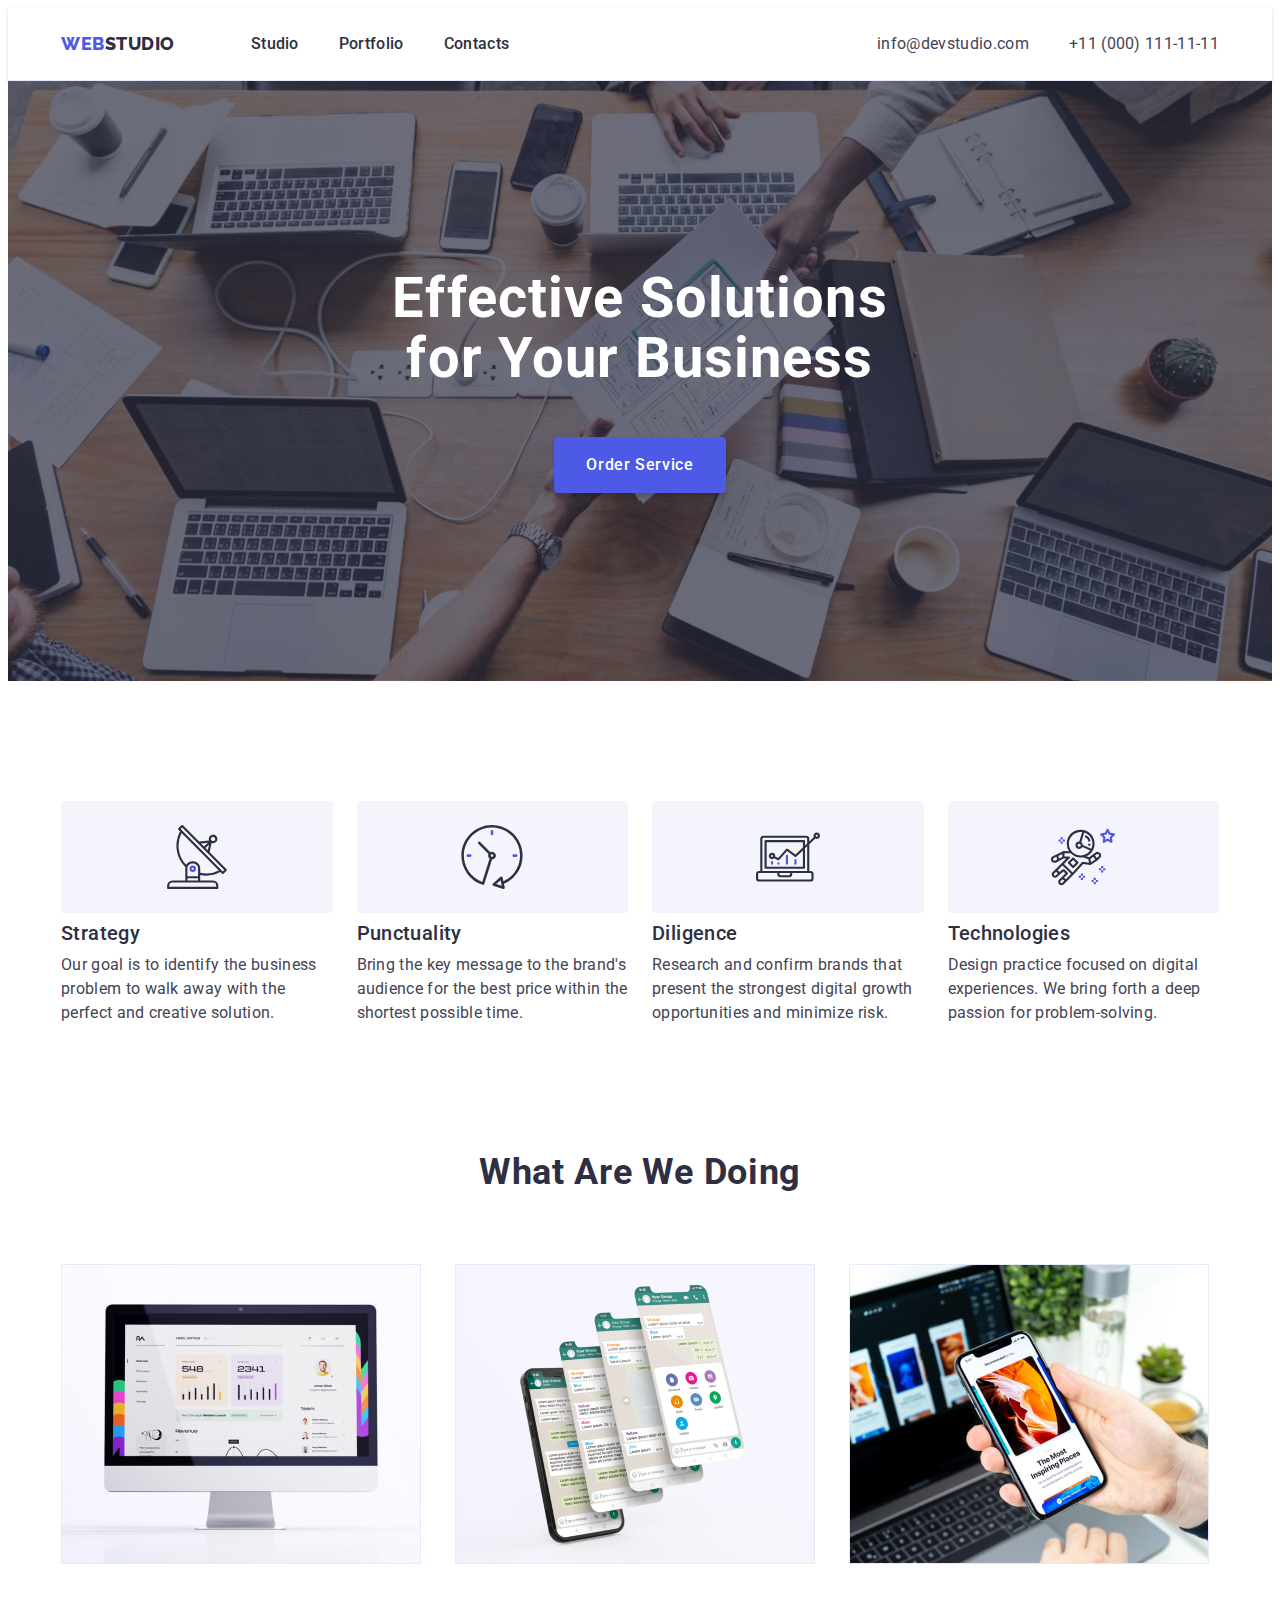
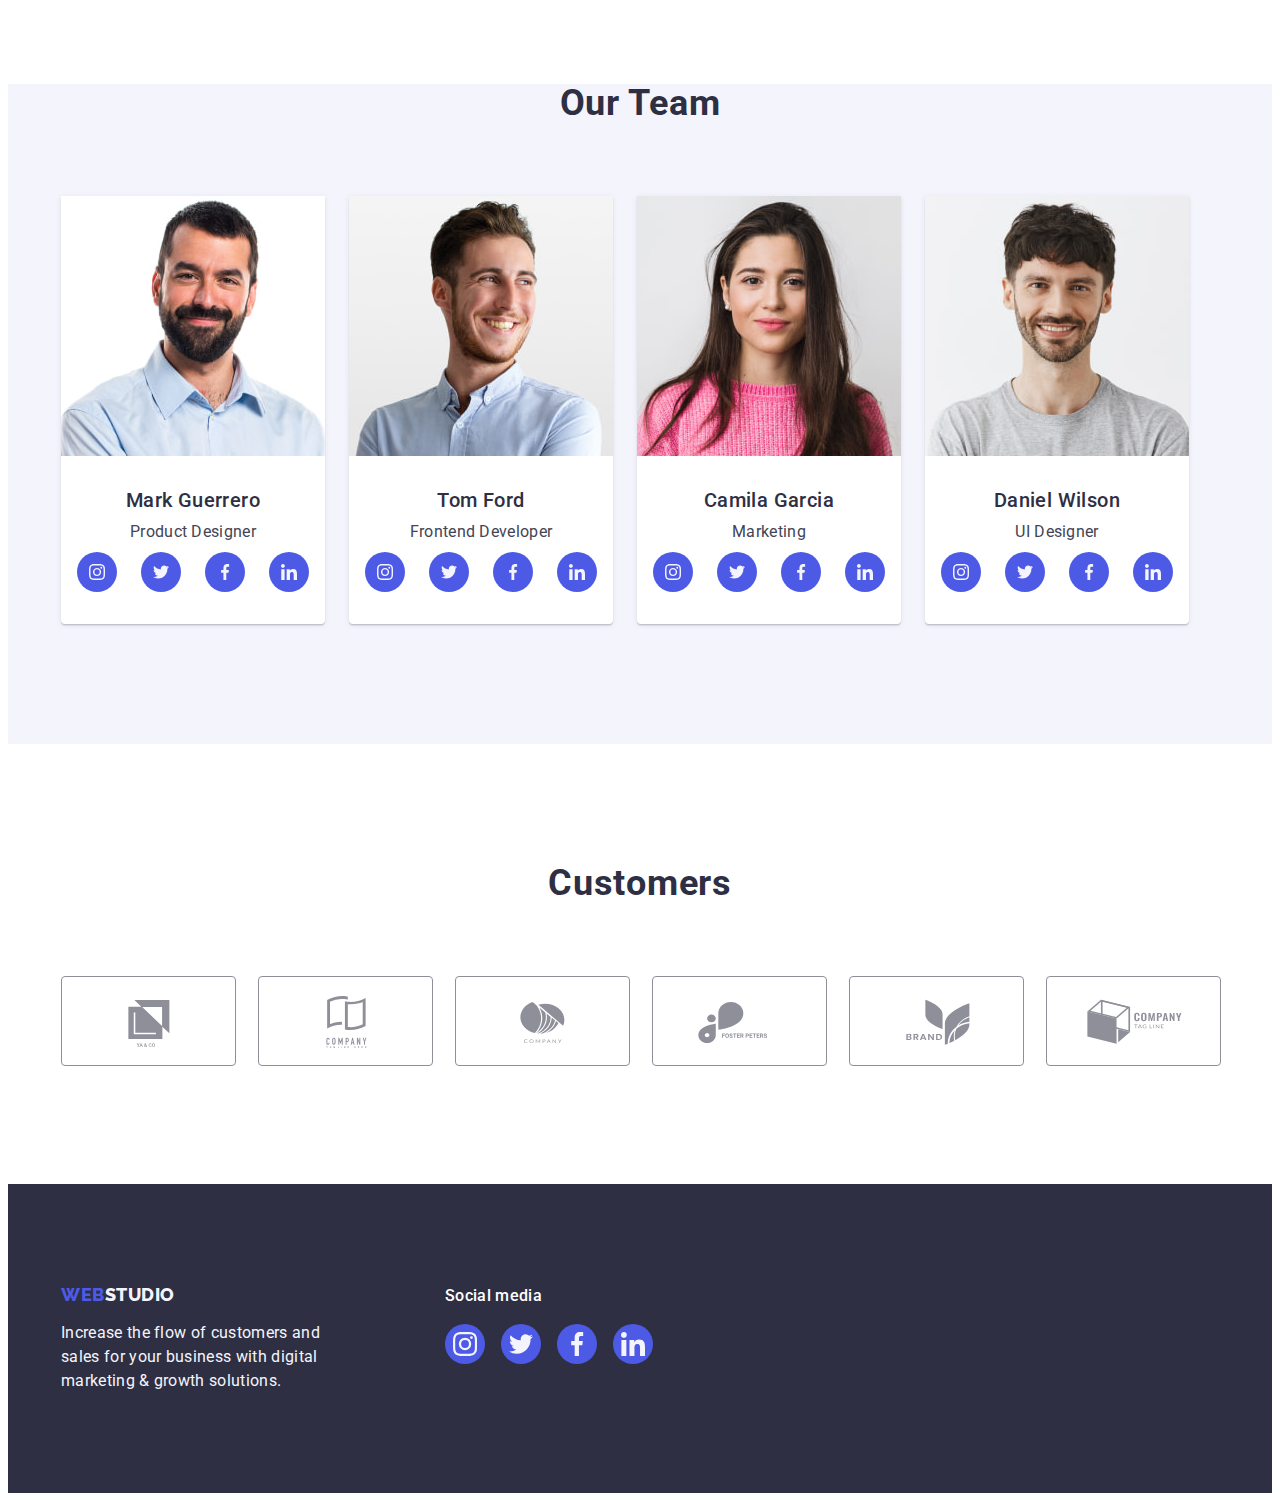
<file: index.html>
<!DOCTYPE html>
<html lang="en">
  <head>
    <meta charset="UTF-8" />
    <meta http-equiv="X-UA-Compatible" content="IE=edge" />
    <meta name="viewport" content="width=device-width, initial-scale=1.0" />
    <title>WEB Studio</title>

    <!-- Fonts Syles-->
    <link rel="preconnect" href="https://fonts.googleapis.com" />
    <link rel="preconnect" href="https://fonts.gstatic.com" crossorigin />
    <link
      href="https://fonts.googleapis.com/css2?family=Raleway:wght@800&family=Roboto:wght@400;500;700;900&display=swap"
      rel="stylesheet"
    />

    <!-- Normalize -->
    <link
      rel="stylesheet"
      href="https://cdnjs.cloudflare.com/ajax/libs/modern-normalize/1.1.0/modern-normalize.min.css"
      integrity="sha512-wpPYUAdjBVSE4KJnH1VR1HeZfpl1ub8YT/NKx4PuQ5NmX2tKuGu6U/JRp5y+Y8XG2tV+wKQpNHVUX03MfMFn9Q=="
      crossorigin="anonymous"
      referrerpolicy="no-referrer"
    />

    <!-- Custom Styles -->
    <link rel="stylesheet" href="./css/styles.css" />
  </head>
  <body>
    <!-- Header section -->
    <header class="header">
      <div class="header-container container">
        <nav class="header-nav">
          <a class="link-logo-header link-logo link" href="./index.html"
            >Web<span class="logo-studio">Studio</span></a
          >
          <ul class="header-nav-list list">
            <li><a class="link nav-link" href="./index.html">Studio</a></li>
            <li>
              <a class="link nav-link" href="./portfolio.html">Portfolio</a>
            </li>
            <li><a class="link nav-link" href="">Contacts</a></li>
          </ul>
        </nav>
        <address class="link-addr">
          <ul class="header-nav-list list">
            <li>
              <a class="link-addr link" href="mailto:info@devstudio.com"
                >info@devstudio.com</a
              >
            </li>
            <li>
              <a class="link-addr link" href="tel:+110001111111"
                >+11 (000) 111-11-11</a
              >
            </li>
          </ul>
        </address>
      </div>
    </header>
    <main>
      <!-- Hero secttion -->
      <section class="hero-background hero-container">
        <div class="container">
          <h1 class="slogan">Effective Solutions for Your Business</h1>
          <button class="button-order" type="button">Order Service</button>
        </div>
      </section>
      <!-- Features -->
      <section class="features-container">
        <div class="container">
          <h2 class="section-title visually-hidden">Features</h2>
          <ul class="feaures-list-container list">
            <li class="feaures-list-block">
              <div class="feature-icon-container">
                <svg class="feature-icon" width="64" height="64">
                  <use href="./images/icons.svg#icon-antenna"></use>
                </svg>
              </div>
              <h3 class="section-subtitle">Strategy</h3>
              <p class="descr">
                Our goal is to identify the business problem to walk away with
                the perfect and creative solution.
              </p>
            </li>
            <li class="feaures-list-block">
              <div class="feature-icon-container">
                <svg class="feature-icon" width="64" height="64">
                  <use href="./images/icons.svg#icon-clock"></use>
                </svg>
              </div>
              <h3 class="section-subtitle">Punctuality</h3>
              <p class="descr">
                Bring the key message to the brand's audience for the best price
                within the shortest possible time.
              </p>
            </li>
            <li class="feaures-list-block">
              <div class="feature-icon-container">
                <svg class="feature-icon" width="64" height="64">
                  <use href="./images/icons.svg#icon-diagram"></use>
                </svg>
              </div>
              <h3 class="section-subtitle">Diligence</h3>
              <p class="descr">
                Research and confirm brands that present the strongest digital
                growth opportunities and minimize risk.
              </p>
            </li>
            <li class="feaures-list-block">
              <div class="feature-icon-container">
                <svg class="feature-icon" width="64" height="64">
                  <use href="./images/icons.svg#icon-astronaut"></use>
                </svg>
              </div>
              <h3 class="section-subtitle">Technologies</h3>
              <p class="descr">
                Design practice focused on digital experiences. We bring forth a
                deep passion for problem-solving.
              </p>
            </li>
          </ul>
        </div>
      </section>
      <!-- What are we doing -->
      <section class="wawd-container">
        <div class="container">
          <h2 class="section-title">What are we doing</h2>
          <ul class="list wawd-list-container">
            <li class="wawd-list-block">
              <img src="./images/img-1.jpg" alt="Desktop app" width="360" />
            </li>
            <li class="wawd-list-block">
              <img src="./images/img-2.jpg" alt="Mobile app" width="360" />
            </li>
            <li class="wawd-list-block">
              <img src="./images/img-3.jpg" alt="Multiplatform" width="360" />
            </li>
          </ul>
        </div>
      </section>
      <!-- Our team -->
      <section class="section-team team-container">
        <div class="container">
          <h2 class="section-title">Our Team</h2>
          <ul class="list team-list-container">
            <li class="card-member team-list-block">
              <img
                src="./images/product-designer.jpg"
                alt="Product designer foto"
                width="264"
              />
              <div class="card-content">
                <h3 class="section-subtitle">Mark Guerrero</h3>
                <p class="descr">Product Designer</p>
                <ul class="socials list">
                  <li class="socials-item">
                    <a
                      class="socials-link link"
                      href=""
                      target="_blank"
                      rel="noopener noreferrer"
                      aria-label="Instagram icon"
                    >
                      <svg class="socials-icon" width="16" height="16">
                        <use href="./images/icons.svg#icon-instagram"></use>
                      </svg>
                    </a>
                  </li>
                  <li class="socials-item">
                    <a
                      class="socials-link link"
                      href=""
                      target="_blank"
                      rel="noopener noreferrer"
                      aria-label="Twitter icon"
                    >
                      <svg class="socials-icon" width="16" height="16">
                        <use href="./images/icons.svg#icon-twitter"></use>
                      </svg>
                    </a>
                  </li>
                  <li class="socials-item">
                    <a
                      class="socials-link link"
                      href=""
                      target="_blank"
                      rel="noopener noreferrer"
                      aria-label="Facebook icon"
                    >
                      <svg class="socials-icon" width="16" height="16">
                        <use href="./images/icons.svg#icon-facebook"></use>
                      </svg>
                    </a>
                  </li>
                  <li class="socials-item">
                    <a
                      class="socials-link link"
                      href=""
                      target="_blank"
                      rel="noopener noreferrer"
                      aria-label="Linkedin icon"
                    >
                      <svg class="socials-icon" width="16" height="16">
                        <use href="./images/icons.svg#icon-linkedin"></use>
                      </svg>
                    </a>
                  </li>
                </ul>
              </div>
            </li>
            <li class="card-member team-list-block">
              <img
                src="./images/frontend-developer.jpg"
                alt="Frontend Developer foto"
                width="264"
              />
              <div class="card-content">
                <h3 class="section-subtitle">Tom Ford</h3>
                <p class="descr">Frontend Developer</p>
                <ul class="socials list">
                  <li class="socials-item">
                    <a
                      class="socials-link link"
                      href=""
                      target="_blank"
                      rel="noopener noreferrer"
                      aria-label="Instagram icon"
                    >
                      <svg class="socials-icon" width="16" height="16">
                        <use href="./images/icons.svg#icon-instagram"></use>
                      </svg>
                    </a>
                  </li>
                  <li class="socials-item">
                    <a
                      class="socials-link link"
                      href=""
                      target="_blank"
                      rel="noopener noreferrer"
                      aria-label="Twitter icon"
                    >
                      <svg class="socials-icon" width="16" height="16">
                        <use href="./images/icons.svg#icon-twitter"></use>
                      </svg>
                    </a>
                  </li>
                  <li class="socials-item">
                    <a
                      class="socials-link link"
                      href=""
                      target="_blank"
                      rel="noopener noreferrer"
                      aria-label="Facebook icon"
                    >
                      <svg class="socials-icon" width="16" height="16">
                        <use href="./images/icons.svg#icon-facebook"></use>
                      </svg>
                    </a>
                  </li>
                  <li class="socials-item">
                    <a
                      class="socials-link link"
                      href=""
                      target="_blank"
                      rel="noopener noreferrer"
                      aria-label="Linkedin icon"
                    >
                      <svg class="socials-icon" width="16" height="16">
                        <use href="./images/icons.svg#icon-linkedin"></use>
                      </svg>
                    </a>
                  </li>
                </ul>
              </div>
            </li>
            <li class="card-member team-list-block">
              <img
                src="./images/marketing.jpg"
                alt="Marketing foto"
                width="264"
              />
              <div class="card-content">
                <h3 class="section-subtitle">Camila Garcia</h3>
                <p class="descr">Marketing</p>
                <ul class="socials list">
                  <li class="socials-item">
                    <a
                      class="socials-link link"
                      href=""
                      target="_blank"
                      rel="noopener noreferrer"
                      aria-label="Instagram icon"
                    >
                      <svg class="socials-icon" width="16" height="16">
                        <use href="./images/icons.svg#icon-instagram"></use>
                      </svg>
                    </a>
                  </li>
                  <li class="socials-item">
                    <a
                      class="socials-link link"
                      href=""
                      target="_blank"
                      rel="noopener noreferrer"
                      aria-label="Twitter icon"
                    >
                      <svg class="socials-icon" width="16" height="16">
                        <use href="./images/icons.svg#icon-twitter"></use>
                      </svg>
                    </a>
                  </li>
                  <li class="socials-item">
                    <a
                      class="socials-link link"
                      href=""
                      target="_blank"
                      rel="noopener noreferrer"
                      aria-label="Facebook icon"
                    >
                      <svg class="socials-icon" width="16" height="16">
                        <use href="./images/icons.svg#icon-facebook"></use>
                      </svg>
                    </a>
                  </li>
                  <li class="socials-item">
                    <a
                      class="socials-link link"
                      href=""
                      target="_blank"
                      rel="noopener noreferrer"
                      aria-label="Linkedin icon"
                    >
                      <svg class="socials-icon" width="16" height="16">
                        <use href="./images/icons.svg#icon-linkedin"></use>
                      </svg>
                    </a>
                  </li>
                </ul>
              </div>
            </li>
            <li class="card-member team-list-block">
              <img
                src="./images/ui-designer.jpg"
                alt="UI Designer foto"
                width="264"
              />
              <div class="card-content">
                <h3 class="section-subtitle">Daniel Wilson</h3>
                <p class="descr">UI Designer</p>
                <ul class="socials list">
                  <li class="socials-item">
                    <a
                      class="socials-link link"
                      href=""
                      target="_blank"
                      rel="noopener noreferrer"
                      aria-label="Instagram icon"
                    >
                      <svg class="socials-icon" width="16" height="16">
                        <use href="./images/icons.svg#icon-instagram"></use>
                      </svg>
                    </a>
                  </li>
                  <li class="socials-item">
                    <a
                      class="socials-link link"
                      href=""
                      target="_blank"
                      rel="noopener noreferrer"
                      aria-label="Twitter icon"
                    >
                      <svg class="socials-icon" width="16" height="16">
                        <use href="./images/icons.svg#icon-twitter"></use>
                      </svg>
                    </a>
                  </li>
                  <li class="socials-item">
                    <a
                      class="socials-link link"
                      href=""
                      target="_blank"
                      rel="noopener noreferrer"
                      aria-label="Facebook icon"
                    >
                      <svg class="socials-icon" width="16" height="16">
                        <use href="./images/icons.svg#icon-facebook"></use>
                      </svg>
                    </a>
                  </li>
                  <li class="socials-item">
                    <a
                      class="socials-link link"
                      href=""
                      target="_blank"
                      rel="noopener noreferrer"
                      aria-label="Linkedin icon"
                    >
                      <svg class="socials-icon" width="16" height="16">
                        <use href="./images/icons.svg#icon-linkedin"></use>
                      </svg>
                    </a>
                  </li>
                </ul>
              </div>
            </li>
          </ul>
        </div>
      </section>
      <!-- Customers section -->
      <section class="customers-container">
        <div class="container">
          <h2 class="section-title">Customers</h2>
          <ul class="customers-list-container list">
            <li class="customers-list-block">
              <a
                class="customers-list-link link"
                href=""
                target="_blank"
                rel="noopener noreferrer"
                aria-label="Customer 1"
              >
                <svg class="customers-icon" width="104" height="56">
                  <use href="./images/icons.svg#icon-customer-1"></use>
                </svg>
              </a>
            </li>
            <li class="customers-list-block">
              <a
                class="customers-list-link link"
                href=""
                target="_blank"
                rel="noopener noreferrer"
                aria-label="Customer 2"
              >
                <svg class="customers-icon" width="104" height="56">
                  <use href="./images/icons.svg#icon-customer-2"></use>
                </svg>
              </a>
            </li>
            <li class="customers-list-block">
              <a
                class="customers-list-link link"
                href=""
                target="_blank"
                rel="noopener noreferrer"
                aria-label="Customer 3"
              >
                <svg class="customers-icon" width="104" height="56">
                  <use href="./images/icons.svg#icon-customer-3"></use>
                </svg>
              </a>
            </li>
            <li class="customers-list-block">
              <a
                class="customers-list-link link"
                href=""
                target="_blank"
                rel="noopener noreferrer"
                aria-label="Customer 4"
              >
                <svg class="customers-icon" width="104" height="56">
                  <use href="./images/icons.svg#icon-customer-4"></use>
                </svg>
              </a>
            </li>
            <li class="customers-list-block">
              <a
                class="customers-list-link link"
                href=""
                target="_blank"
                rel="noopener noreferrer"
                aria-label="Customer 5"
              >
                <svg class="customers-icon" width="104" height="56">
                  <use href="./images/icons.svg#icon-customer-5"></use>
                </svg>
              </a>
            </li>
            <li class="customers-list-block">
              <a
                class="customers-list-link link"
                href=""
                target="_blank"
                rel="noopener noreferrer"
                aria-label="Customer 6"
              >
                <svg class="customers-icon" width="104" height="56">
                  <use href="./images/icons.svg#icon-customer-6"></use>
                </svg>
              </a>
            </li>
          </ul>
        </div>
      </section>
    </main>
    <!-- Footer section -->
    <footer class="footer-background">
      <div class="container footer-container">
        <div class="footer-logo-block">
          <a class="link-logo-footer link-logo link" href="./index.html"
            >Web<span class="logo-studio-footer">Studio</span></a
          >
          <p class="descr-footer">
            Increase the flow of customers and sales for your business with
            digital marketing & growth solutions.
          </p>
        </div>
        <div class="footer-social-block">
          <p class="footer-social">Social media</p>
          <ul class="socials-footer list">
            <li class="socials-item">
              <a
                class="socials-link-footer link"
                href=""
                target="_blank"
                rel="noopener noreferrer"
                aria-label="Instagram icon"
              >
                <svg class="socials-icon" width="24" height="24">
                  <use href="./images/icons.svg#icon-instagram"></use>
                </svg>
              </a>
            </li>
            <li class="socials-item">
              <a
                class="socials-link-footer link"
                href=""
                target="_blank"
                rel="noopener noreferrer"
                aria-label="Twitter icon"
              >
                <svg class="socials-icon" width="24" height="24">
                  <use href="./images/icons.svg#icon-twitter"></use>
                </svg>
              </a>
            </li>
            <li class="socials-item">
              <a
                class="socials-link-footer link"
                href=""
                target="_blank"
                rel="noopener noreferrer"
                aria-label="Facebook icon"
              >
                <svg class="socials-icon" width="24" height="24">
                  <use href="./images/icons.svg#icon-facebook"></use>
                </svg>
              </a>
            </li>
            <li class="socials-item">
              <a
                class="socials-link-footer link"
                href=""
                target="_blank"
                rel="noopener noreferrer"
                aria-label="Linkedin icon"
              >
                <svg class="socials-icon" width="24" height="24">
                  <use href="./images/icons.svg#icon-linkedin"></use>
                </svg>
              </a>
            </li>
          </ul>
        </div>
      </div>
    </footer>
  </body>
</html>
</file>
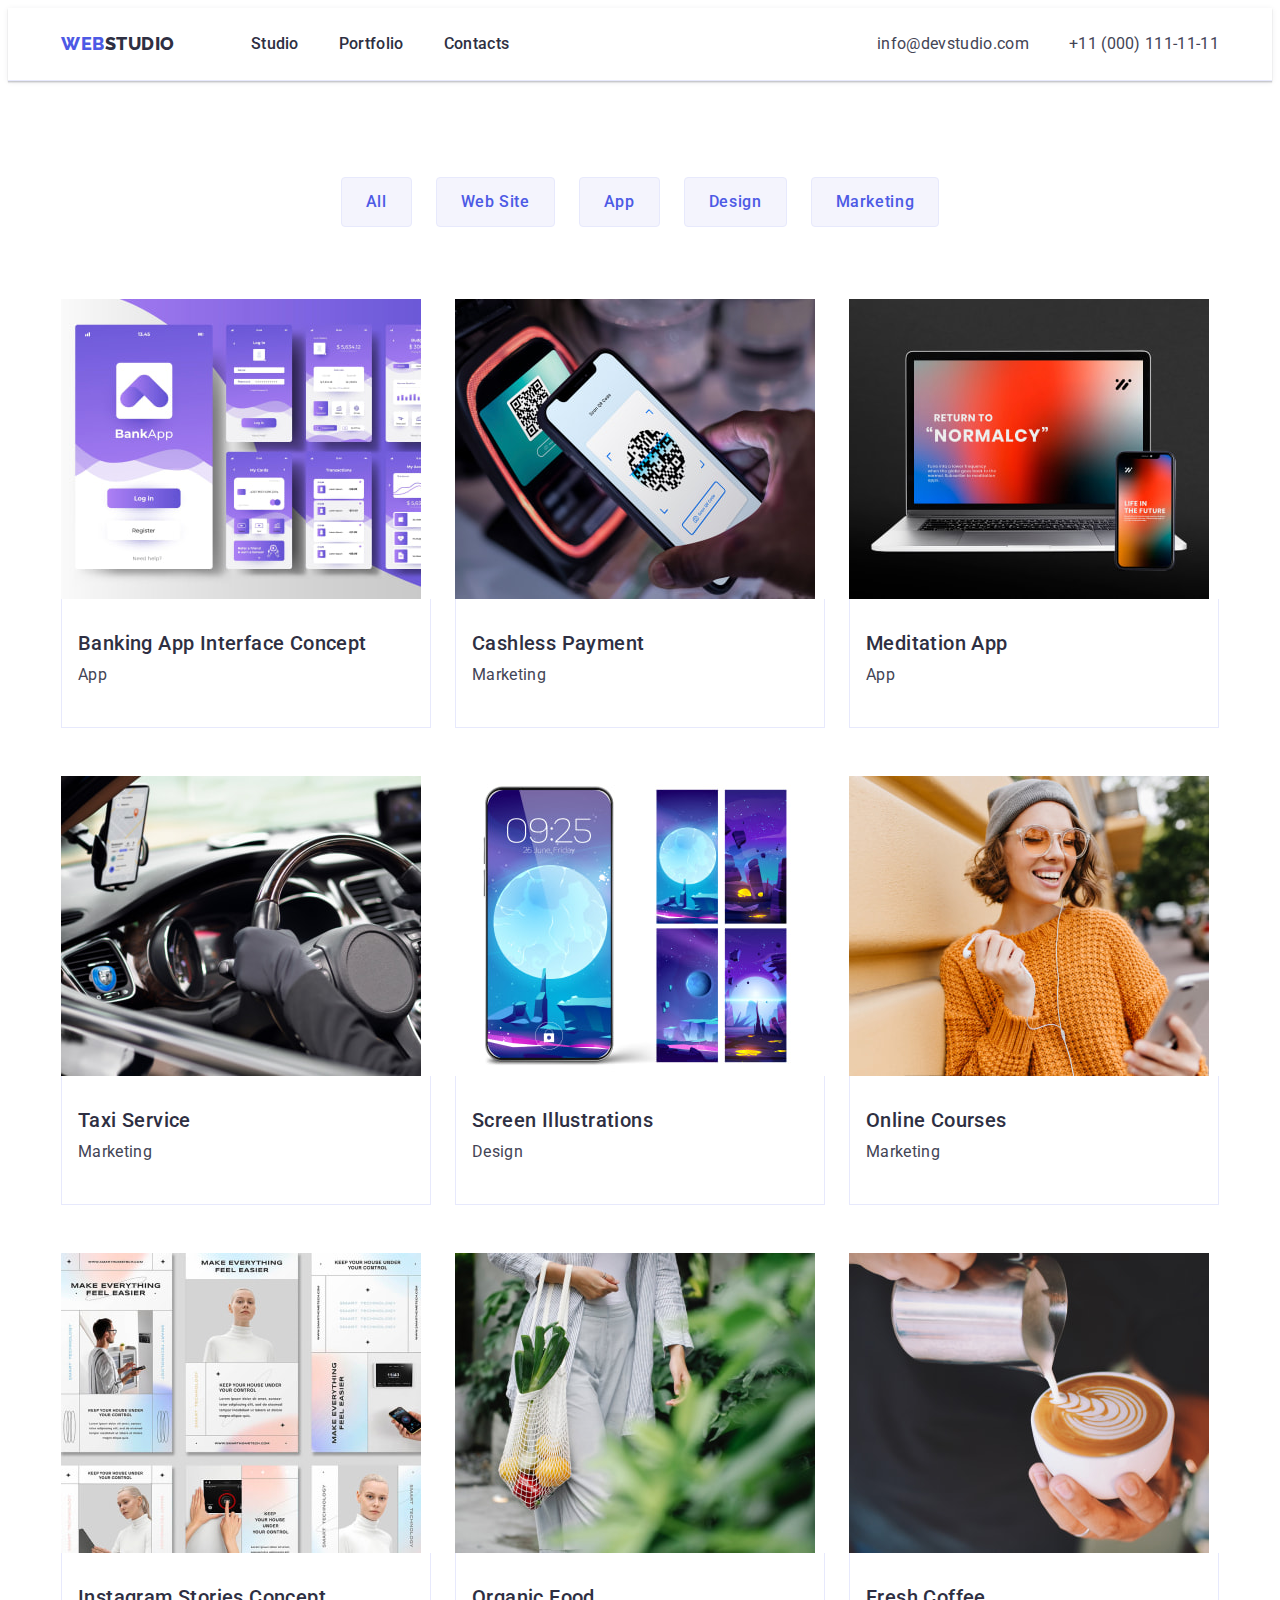
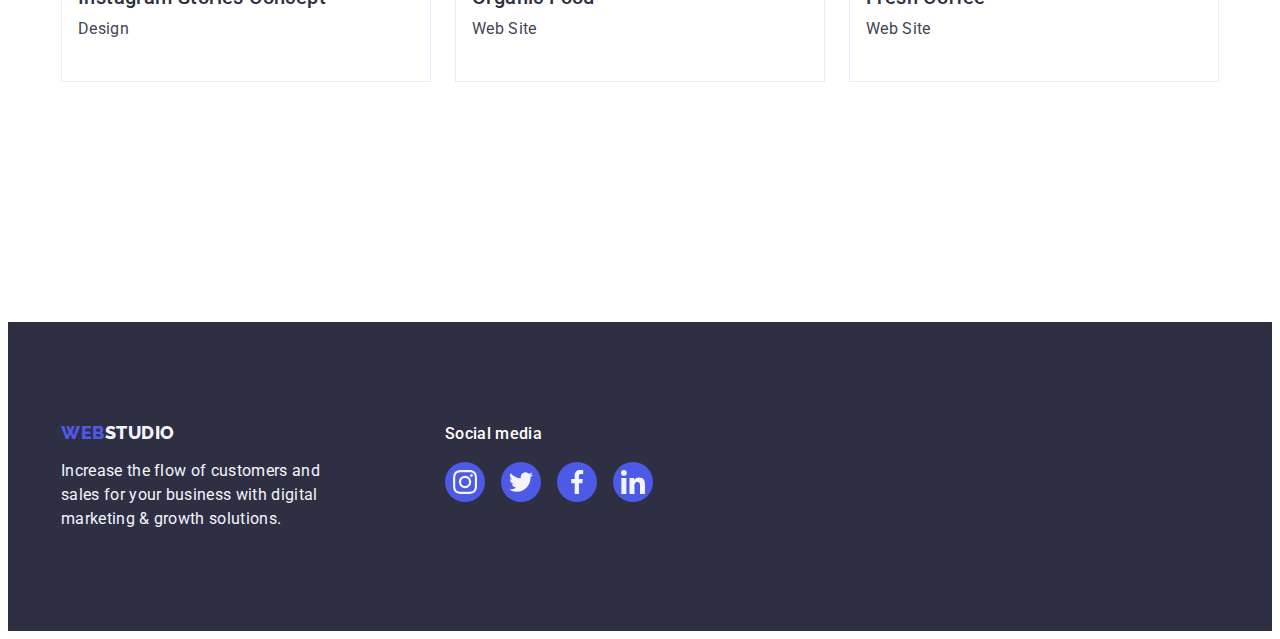
<file: portfolio.html>
<!DOCTYPE html>
<html lang="en">
  <head>
    <meta charset="UTF-8" />
    <meta http-equiv="X-UA-Compatible" content="IE=edge" />
    <meta name="viewport" content="width=device-width, initial-scale=1.0" />
    <title>WEB Studio Portfolio</title>

    <!-- Fonts Syles-->
    <link rel="preconnect" href="https://fonts.googleapis.com" />
    <link rel="preconnect" href="https://fonts.gstatic.com" crossorigin />
    <link
      href="https://fonts.googleapis.com/css2?family=Raleway:wght@800&family=Roboto:wght@400;500;700;900&display=swap"
      rel="stylesheet"
    />

    <!-- Normalize -->
    <link
      rel="stylesheet"
      href="https://cdnjs.cloudflare.com/ajax/libs/modern-normalize/1.1.0/modern-normalize.min.css"
      integrity="sha512-wpPYUAdjBVSE4KJnH1VR1HeZfpl1ub8YT/NKx4PuQ5NmX2tKuGu6U/JRp5y+Y8XG2tV+wKQpNHVUX03MfMFn9Q=="
      crossorigin="anonymous"
      referrerpolicy="no-referrer"
    />

    <!-- Custom Styles -->
    <link rel="stylesheet" href="./css/styles.css" />
  </head>
  <body>
    <!-- Header section -->
    <header class="header">
      <div class="header-container container">
        <nav class="header-nav">
          <a class="link-logo-header link-logo link" href="./index.html"
            >Web<span class="logo-studio">Studio</span></a
          >
          <ul class="header-nav-list list">
            <li><a class="link nav-link" href="./index.html">Studio</a></li>
            <li>
              <a class="link nav-link" href="./portfolio.html">Portfolio</a>
            </li>
            <li><a class="link nav-link" href="">Contacts</a></li>
          </ul>
        </nav>
        <address class="link-addr">
          <ul class="header-nav-list list">
            <li>
              <a class="link-addr link" href="mailto:info@devstudio.com"
                >info@devstudio.com</a
              >
            </li>
            <li>
              <a class="link-addr link" href="tel:+110001111111"
                >+11 (000) 111-11-11</a
              >
            </li>
          </ul>
        </address>
      </div>
    </header>
    <main>
      <!-- Filter portfolio card -->
      <section class="portfolio-container">
        <div class="container">
          <h1 hidden>Portfolio</h1>
          <!-- Button section -->
          <ul class="button-portfolio-container list">
            <li><button class="button-portfolio" type="button">All</button></li>
            <li>
              <button class="button-portfolio" type="button">Web Site</button>
            </li>
            <li><button class="button-portfolio" type="button">App</button></li>
            <li>
              <button class="button-portfolio" type="button">Design</button>
            </li>
            <li>
              <button class="button-portfolio" type="button">Marketing</button>
            </li>
          </ul>

          <!-- Portfolio cards -->
          <ul class="card-portfolio-container list">
            <li class="card-portfolio-block">
              <a class="link card-link" href="">
                <img
                  src="./images/portfolio-img/app-banking.jpg"
                  alt="app Banking"
                  width="360"
                />
                <div class="card-portfolio-content">
                  <h2 class="section-subtitle">
                    Banking App Interface Concept
                  </h2>
                  <p class="descr">App</p>
                </div>
              </a>
            </li>
            <li class="card-portfolio-block">
              <a class="link card-link" href="">
                <img
                  src="./images/portfolio-img/marketing-cashless-payment.jpg"
                  alt="Cashless Payment"
                  width="360"
                />
                <div class="card-portfolio-content">
                  <h2 class="section-subtitle">Cashless Payment</h2>
                  <p class="descr">Marketing</p>
                </div>
              </a>
            </li>
            <li class="card-portfolio-block">
              <a class="link card-link" href="">
                <img
                  src="./images/portfolio-img/app-meditation.jpg"
                  alt="Meditation app"
                  width="360"
                />
                <div class="card-portfolio-content">
                  <h2 class="section-subtitle">Meditation App</h2>
                  <p class="descr">App</p>
                </div>
              </a>
            </li>
            <li class="card-portfolio-block">
              <a class="link card-link" href="">
                <img
                  src="./images/portfolio-img/marketing-taxi-service.jpg"
                  alt="app Banking"
                  width="360"
                />
                <div class="card-portfolio-content">
                  <h2 class="section-subtitle">Taxi Service</h2>
                  <p class="descr">Marketing</p>
                </div>
              </a>
            </li>
            <li class="card-portfolio-block">
              <a class="link card-link" href="">
                <img
                  src="./images/portfolio-img/design-screen-illustrations.jpg"
                  alt="Cashless Payment"
                  width="360"
                />
                <div class="card-portfolio-content">
                  <h2 class="section-subtitle">Screen Illustrations</h2>
                  <p class="descr">Design</p>
                </div>
              </a>
            </li>
            <li class="card-portfolio-block">
              <a class="link card-link" href="">
                <img
                  src="./images/portfolio-img/marketing-online-courses.jpg"
                  alt="Meditation app"
                  width="360"
                />
                <div class="card-portfolio-content">
                  <h2 class="section-subtitle">Online Courses</h2>
                  <p class="descr">Marketing</p>
                </div>
              </a>
            </li>
            <li class="card-portfolio-block">
              <a class="link card-link" href="">
                <img
                  src="./images/portfolio-img/design-instagram-stories.jpg"
                  alt="app Banking"
                  width="360"
                />
                <div class="card-portfolio-content">
                  <h2 class="section-subtitle">Instagram Stories Concept</h2>
                  <p class="descr">Design</p>
                </div>
              </a>
            </li>
            <li class="card-portfolio-block">
              <a class="link card-link" href="">
                <img
                  src="./images/portfolio-img/web-site-organic-food.jpg"
                  alt="Cashless Payment"
                  width="360"
                />
                <div class="card-portfolio-content">
                  <h2 class="section-subtitle">Organic Food</h2>
                  <p class="descr">Web Site</p>
                </div>
              </a>
            </li>
            <li class="card-portfolio-block">
              <a class="link card-link" href="">
                <img
                  src="./images/portfolio-img/web-site-fresh-cofee.jpg"
                  alt="Meditation app"
                  width="360"
                />
                <div class="card-portfolio-content">
                  <h2 class="section-subtitle">Fresh Coffee</h2>
                  <p class="descr">Web Site</p>
                </div>
              </a>
            </li>
          </ul>
        </div>
      </section>
    </main>
    <!-- Footer section -->
    <footer class="footer-background">
      <div class="container footer-container">
        <div class="footer-logo-block">
          <a class="link-logo-footer link-logo link" href="./index.html"
            >Web<span class="logo-studio-footer">Studio</span></a
          >
          <p class="descr-footer">
            Increase the flow of customers and sales for your business with
            digital marketing & growth solutions.
          </p>
        </div>
        <div class="footer-social-block">
          <p class="footer-social">Social media</p>
          <ul class="socials-footer list">
            <li class="socials-item">
              <a
                class="socials-link-footer link"
                href=""
                target="_blank"
                rel="noopener noreferrer"
                aria-label="Instagram icon"
              >
                <svg class="socials-icon" width="24" height="24">
                  <use href="./images/icons.svg#icon-instagram"></use>
                </svg>
              </a>
            </li>
            <li class="socials-item">
              <a
                class="socials-link-footer link"
                href=""
                target="_blank"
                rel="noopener noreferrer"
                aria-label="Twitter icon"
              >
                <svg class="socials-icon" width="24" height="24">
                  <use href="./images/icons.svg#icon-twitter"></use>
                </svg>
              </a>
            </li>
            <li class="socials-item">
              <a
                class="socials-link-footer link"
                href=""
                target="_blank"
                rel="noopener noreferrer"
                aria-label="Facebook icon"
              >
                <svg class="socials-icon" width="24" height="24">
                  <use href="./images/icons.svg#icon-facebook"></use>
                </svg>
              </a>
            </li>
            <li class="socials-item">
              <a
                class="socials-link-footer link"
                href=""
                target="_blank"
                rel="noopener noreferrer"
                aria-label="Linkedin icon"
              >
                <svg class="socials-icon" width="24" height="24">
                  <use href="./images/icons.svg#icon-linkedin"></use>
                </svg>
              </a>
            </li>
          </ul>
        </div>
      </div>
    </footer>
  </body>
</html>
</file>
<file: css/styles.css>
body {
  background-color: var(--back-color);
  font-family: "Roboto", sans-serif;
  color: var(--text-descr);
  line-height: 1.5;
  letter-spacing: 0.02em;
}
:root {
  --back-color: #ffffff;
  --heeader-color: #2e2f42;
  --hover-element: #404bbf;
  --hover-socials: #31d0aa;
  --button-color: #4d5ae5;
  --text-descr: #434455;
  --text-on-dark: #f4f4fd;
  --nav-border: #e7e9fc;
  --icon-color: #8e8f99;
}

/* reset start */
h1,
h2,
h3,
ul,
p {
  margin: 0;
}
ul {
  padding-left: 0;
}
img {
  display: block;
  max-width: 100%;
  height: auto;
}

.container {
  max-width: 1158px;
  padding: 0 15px;
  margin: 0 auto;

  /* outline: 2px solid red;
  outline-offset: -2px; */
}
.visually-hidden {
  position: absolute;
  width: 1px;
  height: 1px;
  margin: -1px;
  border: 0;
  padding: 0;

  white-space: nowrap;
  clip-path: inset(100%);
  clip: rect(0 0 0 0);
  overflow: hidden;
}

/* Sections Background color */
.footer-background {
  background-color: var(--heeader-color);
}
.hero-background {
  /* background-color: var(--heeader-color);
  text-align: center;
  letter-spacing: 0.02em; */
}

.list {
  list-style: none;
}

/* Logo style */
.logo-studio {
  color: var(--heeader-color);
}
.logo-studio-footer {
  color: var(--text-on-dark);
}
/* Link style */
.link {
  text-decoration: none;
  color: var(--heeader-color);
}
.nav-link {
  font-weight: 500;
  padding: 24px 0;
}
.nav-link:hover,
.nav-link:focus {
  color: var(--hover-element);
}

/* Addres link style */
.link-addr {
  color: var(--text-descr);
  font-style: normal;
  padding: 24px 0;
}
.link-addr:hover,
.link-addr:focus {
  color: var(--hover-element);
}
.link-logo {
  font-family: "Raleway", sans-serif;
  font-weight: 800;
  font-size: 18px;
  line-height: 1.17;
  text-transform: uppercase;
  color: var(--button-color);
  letter-spacing: 0.03em;
}
.link-logo-header {
  margin-right: 76px;
  padding: 24px 0;
}
.link-logo-footer {
  display: inline-block;
  margin-bottom: 16px;
}

/* Buttons style*/
.button-order {
  font-family: inherit;
  font-size: 16px;
  font-weight: 500;
  line-height: inherit;
  letter-spacing: 0.04em;
  background-color: var(--button-color);
  color: var(--back-color);

  cursor: pointer;
  display: block;
  margin-left: auto;
  margin-right: auto;

  min-width: 169px;
  border: none;
  border-radius: 4px;
  padding: 16px 32px;
  box-shadow: 0px 4px 4px rgba(0, 0, 0, 0.15);
}
.button-order:hover,
.button-order:focus {
  background-color: var(--hover-element);
}
.button-portfolio {
  font-family: inherit;
  font-size: 16px;
  font-weight: 500;
  line-height: inherit;
  letter-spacing: 0.04em;
  background-color: var(--text-on-dark);
  color: var(--button-color);

  padding: 12px 24px;

  cursor: pointer;
  display: block;
  margin-left: auto;
  margin-right: auto;

  border: 1px solid #e7e9fc;
  border-radius: 4px;
}
.button-portfolio:hover,
.button-portfolio:focus {
  background-color: var(--hover-element);
  color: var(--back-color);
  border: 1px solid transparent;
  box-shadow: 0px 3px 1px rgba(0, 0, 0, 0.1), 0px 2px 1px rgba(0, 0, 0, 0.08),
    0px 2px 2px rgba(0, 0, 0, 0.12);
}
/* Text Styles */
.slogan {
  font-weight: 700;
  font-size: 56px;
  line-height: 1.07;
  letter-spacing: 0.02em;
  color: var(--back-color);
  text-align: center;
  max-width: 496px;
  margin-left: auto;
  margin-right: auto;
  margin-bottom: 48px;
}
.section-title {
  font-weight: 700;
  font-size: 36px;
  line-height: 1.1;
  letter-spacing: 0.02em;
  color: var(--heeader-color);
  text-align: center;
  text-transform: capitalize;
  margin-bottom: 72px;
}
.section-subtitle {
  font-weight: 500;
  font-size: 20px;
  line-height: 1.2;
  letter-spacing: 0.02em;
  color: var(--heeader-color);
  margin-bottom: 8px;
}
.descr {
  letter-spacing: 0.02em;
  color: var(--text-descr);
  margin-bottom: 8px;
}
.descr-footer {
  color: var(--text-on-dark);
  max-width: 264px;
}
.footer-social {
  font-weight: 500;
  color: var(--back-color);
  margin-bottom: 16px;
}
.section-team {
  background-color: var(--text-on-dark);
}
.card-member {
  background-color: var(--back-color);
  text-align: center;
  border-radius: 0px 0px 4px 4px;
  box-shadow: 0px 1px 6px rgba(46, 47, 66, 0.08),
    0px 1px 1px rgba(46, 47, 66, 0.16), 0px 2px 1px rgba(46, 47, 66, 0.08);
}

/**
  |============================
  | Header Styles
  |============================
*/
.header {
  background-color: var(--back-color);
  border-bottom: 1px solid var(--nav-border);
  box-shadow: 0px 2px 1px rgba(46, 47, 66, 0.08),
    0px 1px 1px rgba(46, 47, 66, 0.16), 0px 1px 6px rgba(46, 47, 66, 0.08);
}
.header-container {
  display: flex;
  align-items: center;
}
.header-nav {
  display: flex;
  align-items: center;
  margin-right: auto;
}
.header-nav-list {
  display: flex;
  align-items: center;
  gap: 40px;
}
/**
  |============================
  | Hero Section Styles
  |============================
*/
.hero-container {
  padding: 188px 0;
  align-items: center;
  text-align: center;
  letter-spacing: 0.02em;
  margin: 0 auto;
  max-width: 1440px;
  background-color: var(--heeader-color);
  background-image: linear-gradient(
      rgba(46, 47, 66, 0.7),
      rgba(46, 47, 66, 0.7)
    ),
    url(../images/hero-back-image.jpg);
  background-position: center;
  background-repeat: no-repeat;
  background-size: cover;
}
/**
  |============================
  | Feature Section Styles
  |============================
*/
.features-container {
  align-items: center;
  padding-top: 120px;
  padding-bottom: 120px;
}
.feaures-list-container {
  display: flex;
  align-items: flex-start;
  padding: 0px;
  gap: 24px;
}
.feaures-list-block {
  width: calc((100% - 72px) / 4);
  padding: 0px;
}
.feature-icon-container {
  height: 112px;
  display: flex;
  align-items: center;
  justify-content: center;
  background: #f4f4fd;
  border-radius: 4px;
  margin-bottom: 8px;
}
.feature-icon {
  display: block;
  align-items: center;
  justify-content: center;
}
/**
  |============================
  | WhatAreWeDoing Section Styles
  |============================
*/
.wawd-container {
  align-items: center;
  padding-bottom: 120px;
}
.wawd-list-container {
  display: flex;
  padding: 0px;
  gap: 24px;
}
.wawd-list-block {
  width: calc((100% - 48px) / 3);
}
/**
  |============================
  | Our Team Section Styles
  |============================
*/
.team-container {
  align-items: center;
  padding-bottom: 120px;
}
.team-list-container {
  display: flex;
  padding: 0px;
  gap: 24px;
}
.team-list-block {
  width: calc((100%-72px) / 4);
}
.card-content {
  padding: 32px 0px;
}
/* OurTeam Socials icon style */
.socials {
  display: flex;
  justify-content: center;
  align-items: center;
  gap: 24px;
}
.socials-item {
  width: 40px;
  height: 40px;
}
.socials-link {
  display: flex;
  align-items: center;
  justify-content: center;

  width: 100%;
  height: 100%;

  background-color: var(--button-color);
  border-radius: 50%;
}
.socials-link:hover,
.socials-link:focus {
  background-color: var(--hover-element);
}
.socials-icon {
  fill: var(--text-on-dark);
}
/**
  |============================
  | Customers Section Styles
  |============================
*/
.customers-container {
  align-items: center;
  padding-top: 120px;
  padding-bottom: 120px;
}
.customers-list-container {
  display: flex;
  /* flex-wrap: wrap;
  row-gap: 48px;
  column-gap: 24px; */
  gap: 24px;
}
.customers-list-block {
  width: calc((100% - 120px) / 6);
  height: 88px;
}
.customers-list-link {
  display: flex;
  justify-content: center;
  align-items: center;
  width: 100%;
  height: 100%;
  border: 1px solid var(--icon-color);
  border-radius: 4px;
  color: var(--icon-color);
}
.customers-list-link:hover,
.customers-list-link:focus {
  border-color: var(--hover-element);
  color: var(--hover-element);
}
.customers-icon {
  fill: currentColor;
}
/**
  |============================
  | Footer Styles
  |============================
*/
.footer-container {
  display: flex;
  align-items: baseline;
  padding-top: 100px;
  padding-bottom: 100px;
}
.footer-logo-block {
  margin-right: 120px;
}
/* footer Socials icon style */
.socials-footer {
  display: flex;
  justify-content: center;
  align-items: center;
  gap: 16px;
}
.socials-link-footer {
  display: flex;
  align-items: center;
  justify-content: center;

  width: 100%;
  height: 100%;

  background-color: var(--button-color);
  border-radius: 50%;
}
.socials-link-footer:hover,
.socials-link-footer:focus {
  background-color: var(--hover-socials);
}
/**
  |============================
  | Portfolio Section Styles
  |============================
*/
.portfolio-container {
  padding: 96px 0 120px;
}
.button-portfolio-container {
  display: flex;
  align-items: center;
  gap: 24px;
  justify-content: center;
  margin-bottom: 72px;
}
.card-portfolio-container {
  display: flex;
  flex-wrap: wrap;
  row-gap: 48px;
  column-gap: 24px;
  padding-bottom: 120px;
}
.card-portfolio-block {
  width: calc((100% - 48px) / 3);
}
.card-link {
  display: block;
}
.card-link:hover,
.card-link:focus {
  box-shadow: 0px 1px 6px rgba(46, 47, 66, 0.08),
    0px 1px 1px rgba(46, 47, 66, 0.16), 0px 2px 1px rgba(46, 47, 66, 0.08);
}
.card-portfolio-content {
  padding: 32px 16px;
  border: 1px solid var(--nav-border);
  border-top: none;
}
</file>
